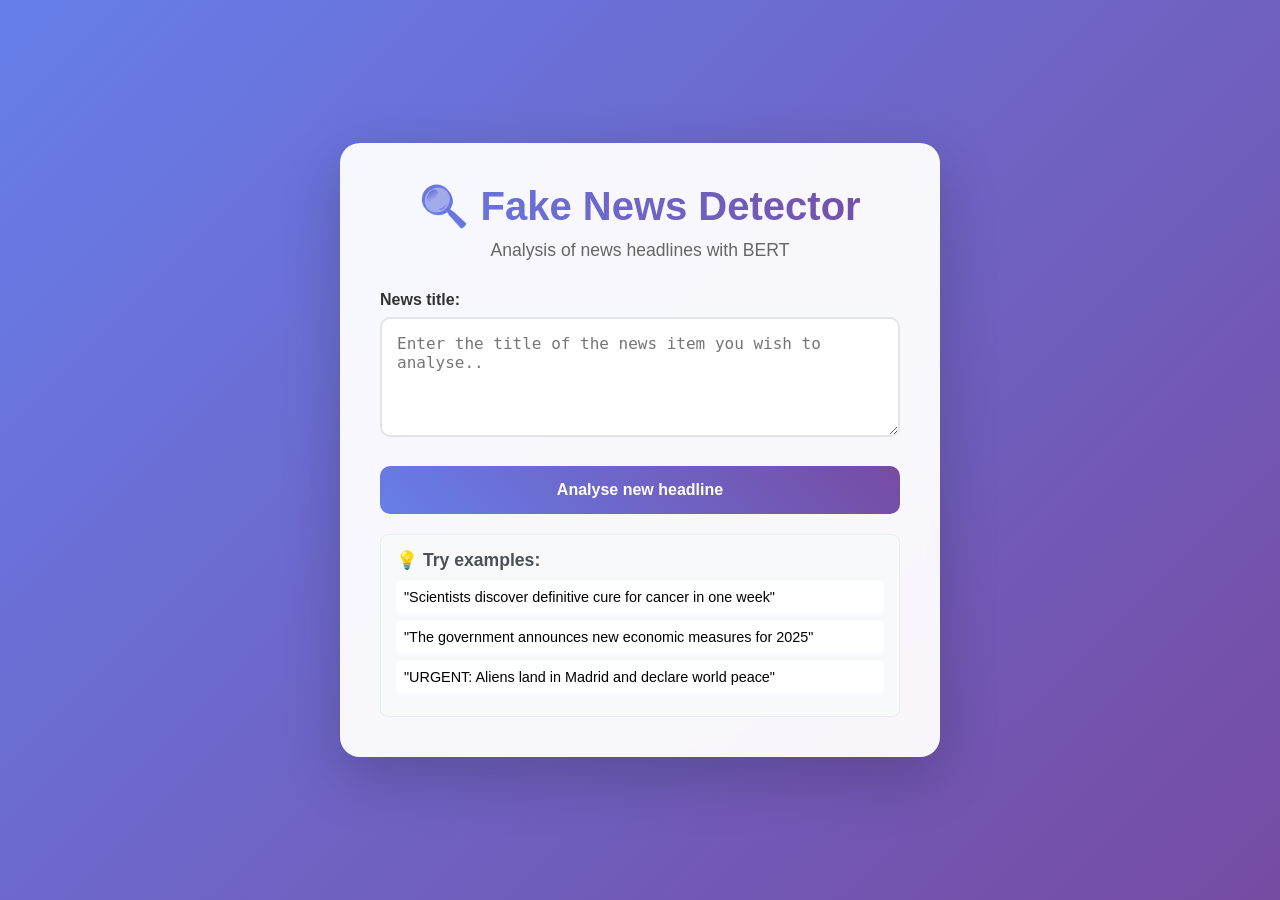
<file: FakeNewsDetection/templates/index.html>
<!DOCTYPE html>
<html lang="es">
<head>
    <meta charset="UTF-8">
    <meta name="viewport" content="width=device-width, initial-scale=1.0">
    <title>Detector de Fake News</title>
    <style>
        * {
            margin: 0;
            padding: 0;
            box-sizing: border-box;
        }

        body {
            font-family: 'Segoe UI', Tahoma, Geneva, Verdana, sans-serif;
            background: linear-gradient(135deg, #667eea 0%, #764ba2 100%);
            min-height: 100vh;
            display: flex;
            align-items: center;
            justify-content: center;
            padding: 20px;
        }

        .container {
            background: rgba(255, 255, 255, 0.95);
            border-radius: 20px;
            padding: 40px;
            max-width: 600px;
            width: 100%;
            box-shadow: 0 20px 60px rgba(0, 0, 0, 0.2);
            backdrop-filter: blur(10px);
        }

        .header {
            text-align: center;
            margin-bottom: 30px;
        }

        .header h1 {
            color: #333;
            font-size: 2.5em;
            margin-bottom: 10px;
            background: linear-gradient(45deg, #667eea, #764ba2);
            -webkit-background-clip: text;
            -webkit-text-fill-color: transparent;
            background-clip: text;
        }

        .header p {
            color: #666;
            font-size: 1.1em;
        }

        .form-group {
            margin-bottom: 25px;
        }

        .form-group label {
            display: block;
            margin-bottom: 8px;
            color: #333;
            font-weight: 600;
        }

        .form-group textarea {
            width: 100%;
            padding: 15px;
            border: 2px solid #e1e5e9;
            border-radius: 10px;
            font-size: 16px;
            resize: vertical;
            min-height: 120px;
            transition: border-color 0.3s ease, box-shadow 0.3s ease;
        }

        .form-group textarea:focus {
            outline: none;
            border-color: #667eea;
            box-shadow: 0 0 0 3px rgba(102, 126, 234, 0.1);
        }

        .btn {
            background: linear-gradient(45deg, #667eea, #764ba2);
            color: white;
            border: none;
            padding: 15px 30px;
            border-radius: 10px;
            font-size: 16px;
            font-weight: 600;
            cursor: pointer;
            width: 100%;
            transition: transform 0.2s ease, box-shadow 0.2s ease;
        }

        .btn:hover {
            transform: translateY(-2px);
            box-shadow: 0 10px 30px rgba(102, 126, 234, 0.3);
        }

        .btn:active {
            transform: translateY(0);
        }

        .btn:disabled {
            background: #ccc;
            cursor: not-allowed;
            transform: none;
            box-shadow: none;
        }

        .result {
            margin-top: 25px;
            padding: 20px;
            border-radius: 10px;
            text-align: center;
            font-weight: 600;
            font-size: 1.1em;
            display: none;
        }

        .result.real {
            background: linear-gradient(45deg, #4CAF50, #45a049);
            color: white;
            box-shadow: 0 5px 20px rgba(76, 175, 80, 0.3);
        }

        .result.fake {
            background: linear-gradient(45deg, #f44336, #e53935);
            color: white;
            box-shadow: 0 5px 20px rgba(244, 67, 54, 0.3);
        }

        .result.error {
            background: linear-gradient(45deg, #ff9800, #f57c00);
            color: white;
            box-shadow: 0 5px 20px rgba(255, 152, 0, 0.3);
        }

        .confidence {
            font-size: 0.9em;
            margin-top: 10px;
            opacity: 0.9;
        }

        .probabilities {
            display: flex;
            justify-content: space-around;
            margin-top: 15px;
            font-size: 0.9em;
        }

        .probability {
            background: rgba(255, 255, 255, 0.2);
            padding: 8px 15px;
            border-radius: 15px;
        }

        .loading {
            display: none;
            text-align: center;
            margin-top: 20px;
        }

        .spinner {
            border: 3px solid #f3f3f3;
            border-top: 3px solid #667eea;
            border-radius: 50%;
            width: 30px;
            height: 30px;
            animation: spin 1s linear infinite;
            margin: 0 auto;
        }

        @keyframes spin {
            0% { transform: rotate(0deg); }
            100% { transform: rotate(360deg); }
        }

        .example {
            background: #f8f9fa;
            border: 1px solid #e9ecef;
            border-radius: 8px;
            padding: 15px;
            margin-top: 20px;
        }

        .example h3 {
            color: #495057;
            margin-bottom: 10px;
            font-size: 1.1em;
        }

        .example-item {
            margin: 8px 0;
            padding: 8px;
            background: white;
            border-radius: 5px;
            cursor: pointer;
            transition: background-color 0.2s ease;
            font-size: 0.9em;
        }

        .example-item:hover {
            background: #e9ecef;
        }
    </style>
</head>
<body>
    <div class="container">
        <div class="header">
            <h1>🔍 Fake News Detector</h1>
            <p>Analysis of news headlines with BERT</p>
        </div>

        <form id="newsForm">
            <div class="form-group">
                <label for="title">News title:</label>
                <textarea 
                    id="title" 
                    name="title" 
                    placeholder="Enter the title of the news item you wish to analyse.."
                    required
                ></textarea>
            </div>
            
            <button type="submit" class="btn" id="analyzeBtn">
                Analyse new headline
            </button>
        </form>

        <div class="loading" id="loading">
            <div class="spinner"></div>
            <p>Analysing new headline...</p>
        </div>

        <div class="result" id="result"></div>

        <div class="example">
            <h3>💡 Try examples:</h3>
            <div class="example-item" onclick="fillExample('Scientists discover definitive cure for cancer in one week')">
                "Scientists discover definitive cure for cancer in one week"
            </div>
            <div class="example-item" onclick="fillExample('The government announces new economic measures for 2025')">
                "The government announces new economic measures for 2025"
            </div>
            <div class="example-item" onclick="fillExample('URGENTE: Aliens aterrizan en Madrid y declaran la paz mundial')">
                "URGENT: Aliens land in Madrid and declare world peace"
            </div>
        </div>
    </div>

    <script>
        const form = document.getElementById('newsForm');
        const titleInput = document.getElementById('title');
        const analyzeBtn = document.getElementById('analyzeBtn');
        const loading = document.getElementById('loading');
        const result = document.getElementById('result');

        function fillExample(text) {
            titleInput.value = text;
        }

        form.addEventListener('submit', async (e) => {
            e.preventDefault();
            
            const title = titleInput.value.trim();
            if (!title) {
                showResult('error', 'Por favor, ingresa un título de noticia.');
                return;
            }

            // Mostrar loading
            analyzeBtn.disabled = true;
            loading.style.display = 'block';
            result.style.display = 'none';

            try {
                const response = await fetch('/predict', {
                    method: 'POST',
                    headers: {
                        'Content-Type': 'application/json',
                    },
                    body: JSON.stringify({ title: title })
                });

                const data = await response.json();

                if (!response.ok) {
                    throw new Error(data.error || 'Error en el servidor');
                }

                showResult(data.prediction.toLowerCase(), data);

            } catch (error) {
                showResult('error', `Error: ${error.message}`);
            } finally {
                analyzeBtn.disabled = false;
                loading.style.display = 'none';
            }
        });

        function showResult(type, data) {
            result.className = `result ${type}`;
            
            if (type === 'error') {
                result.innerHTML = `❌ ${data}`;
            } else {
                const icon = type === 'real' ? '✅' : '⚠️';
                const label = type === 'real' ? 'REAL NEWS' : 'POSSIBLE FAKE NEWS';
                
                result.innerHTML = `
                    <div>${icon} ${label}</div>
                    <div class="confidence">: ${data.confidence}%</div>
                    <div class="probabilities">
                        <div class="probability">
                            Real: ${data.probabilities.real}%
                        </div>
                        <div class="probability">
                            Fake: ${data.probabilities.fake}%
                        </div>
                    </div>
                `;
            }
            
            result.style.display = 'block';
        }
    </script>
</body>
</html>
</file>
